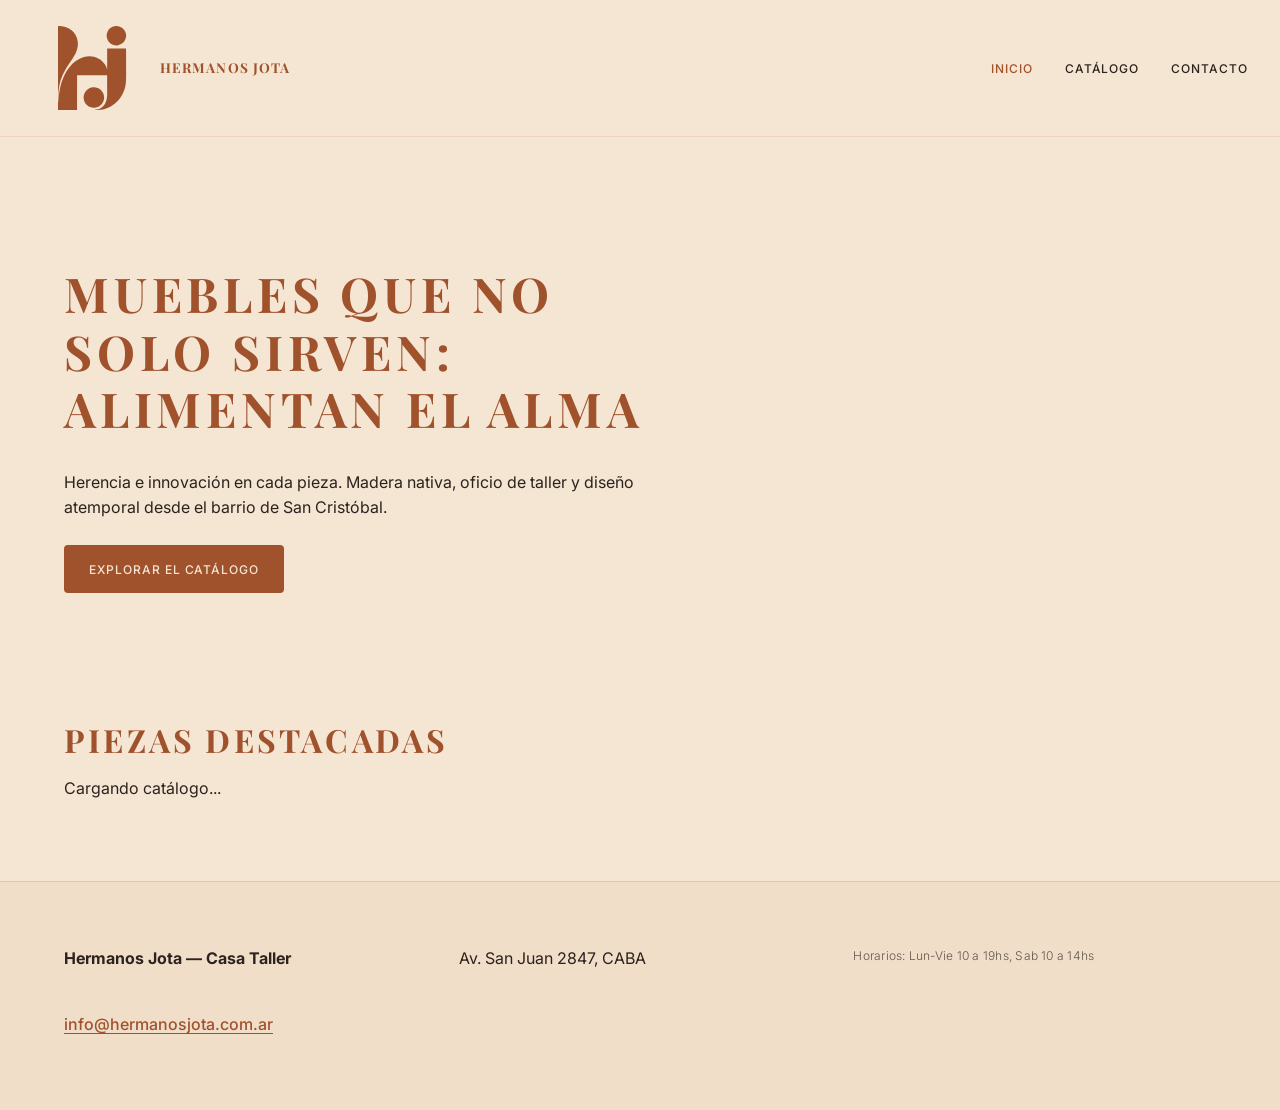
<file: index.html>
<!DOCTYPE html>
<html lang="es">
  <head>
    <meta charset="UTF-8" />
    <meta name="viewport" content="width=device-width, initial-scale=1.0" />
    <title>Hermanos Jota — Muebles de autor</title>
    <meta
      name="description"
      content="Mueblería Hermanos Jota. Artesanía, herencia e innovación. Showroom en Av. San Juan 2847, CABA."
    />
    <link rel="icon" href="logo.svg" />
    <link rel="stylesheet" href="css/style.css" />
  </head>
  <body>
    <header>
      <a href="index.html" aria-label="Hermanos Jota — Inicio">
        <img class="logo" src="logo.svg" alt="" aria-hidden="true" />
        <span>Hermanos Jota</span>
      </a>

      <nav aria-label="Navegación principal">
        <ul>
          <li><a href="index.html" aria-current="page">Inicio</a></li>
          <li><a href="productos.html">Catálogo</a></li>
          <li><a href="contacto.html">Contacto</a></li>
        </ul>
      </nav>
    </header>

    <main>
      <section id="hero" aria-labelledby="titulo-hero">
        <h1 id="titulo-hero">Muebles que no solo sirven: alimentan el alma</h1>
        <p>
          Herencia e innovación en cada pieza. Madera nativa, oficio de taller y
          diseño atemporal desde el barrio de San Cristóbal.
        </p>
        <a class="btn" href="productos.html">Explorar el catálogo</a>
      </section>

      <section id="productos-destacados" aria-labelledby="titulo-destacados">
        <h2 id="titulo-destacados">Piezas destacadas</h2>
        <div id="contenedor-destacados"></div>
      </section>
    </main>

    <footer>
      <p>
        <strong>Hermanos Jota — Casa Taller</strong>
      </p>
      <address>Av. San Juan 2847, CABA</address>
      <p class="caption">
        <span>Horarios:</span>
        Lun-Vie 10 a 19hs, Sab 10 a 14hs
      </p>
      <p>
        <a href="mailto:info@hermanosjota.com.ar">info@hermanosjota.com.ar</a>
      </p>
    </footer>

    <script src="js/app.js" defer></script>
  </body>
</html>
</file>
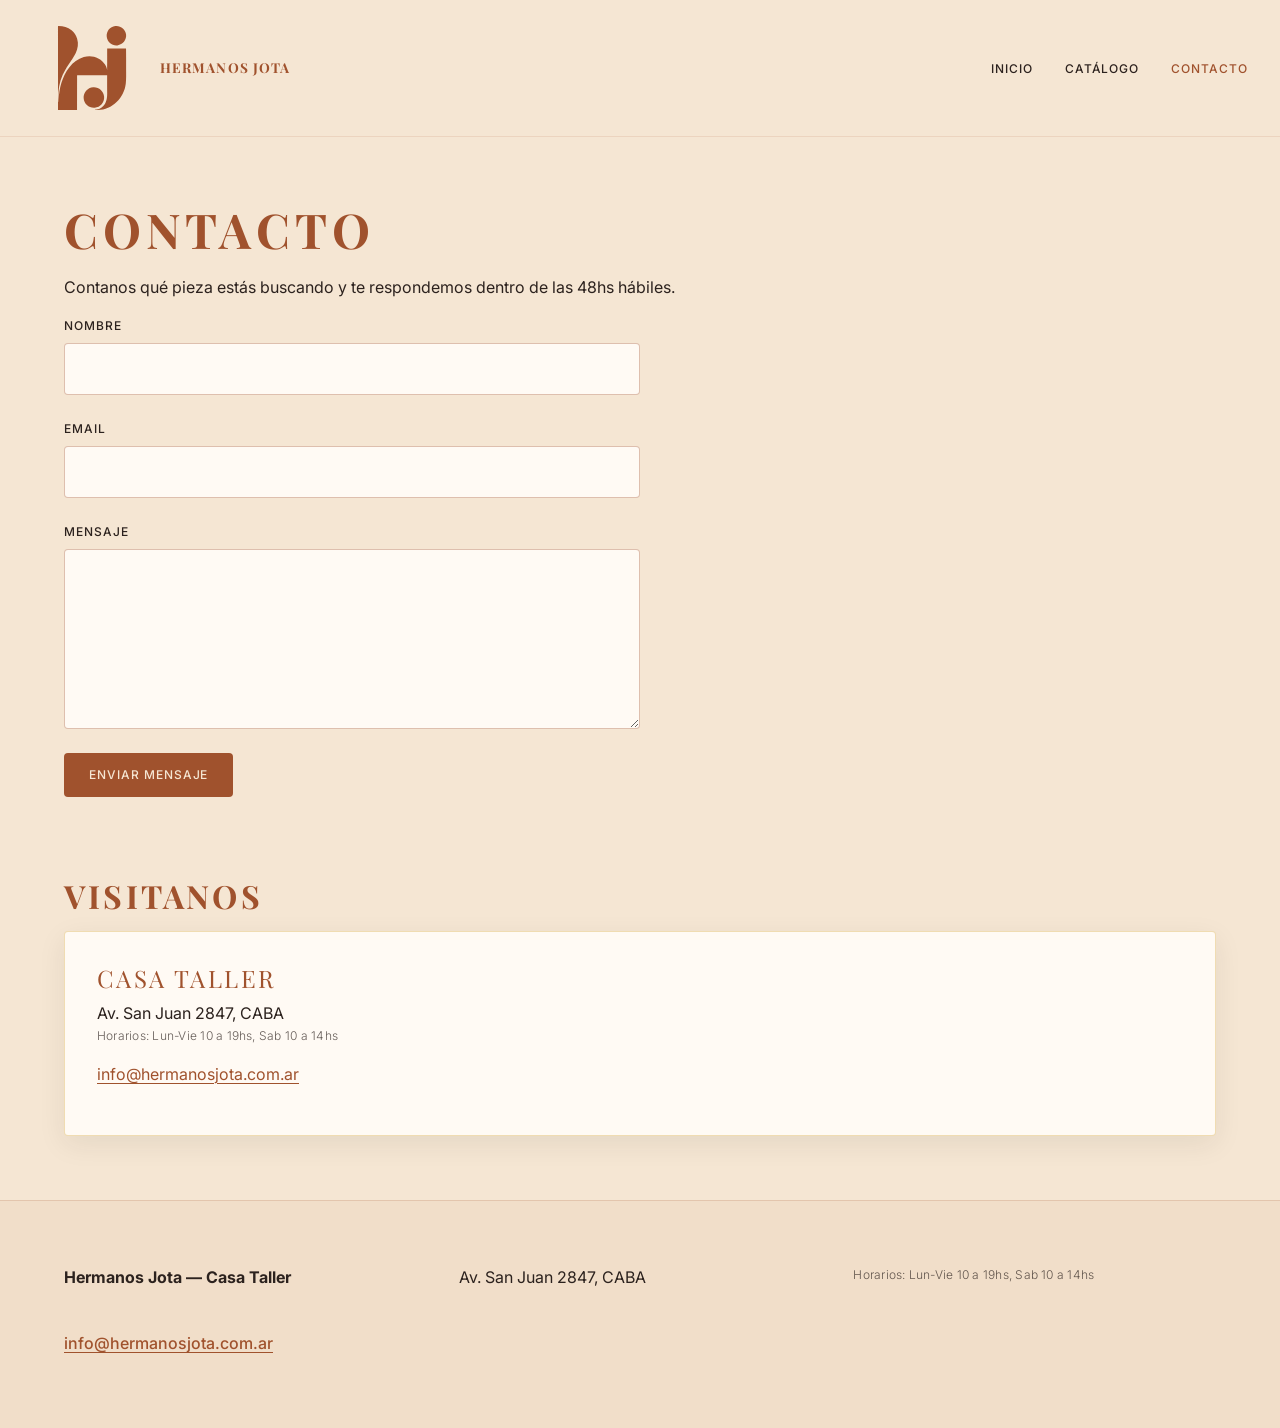
<file: contacto.html>
<!DOCTYPE html>
<html lang="es">
  <head>
    <meta charset="UTF-8" />
    <meta name="viewport" content="width=device-width, initial-scale=1.0" />
    <title>Contacto — Hermanos Jota</title>
    <meta
      name="description"
      content="Escribinos o visitanos en el showroom de Hermanos Jota. Av. San Juan 2847, CABA."
    />
    <link rel="icon" href="logo.svg" />
    <link rel="stylesheet" href="css/style.css" />
  </head>
  <body>
    <header>
      <a href="index.html" aria-label="Hermanos Jota — Inicio">
        <img class="logo" src="logo.svg" alt="" aria-hidden="true" />
        <span>Hermanos Jota</span>
      </a>

      <nav aria-label="Navegación principal">
        <ul>
          <li><a href="index.html">Inicio</a></li>
          <li><a href="productos.html">Catálogo</a></li>
          <li><a href="contacto.html" aria-current="page">Contacto</a></li>
        </ul>
      </nav>
    </header>

    <main>
      <section id="contacto" aria-labelledby="titulo-contacto">
        <h1 id="titulo-contacto">Contacto</h1>
        <p>
          Contanos qué pieza estás buscando y te respondemos dentro de las 48hs
          hábiles.
        </p>

        <form id="form-contacto" novalidate>
          <div class="campo">
            <label for="nombre">Nombre</label>
            <input
              type="text"
              id="nombre"
              name="nombre"
              autocomplete="name"
              required
            />
            <p class="error" id="error-nombre" role="alert"></p>
          </div>

          <div class="campo">
            <label for="email">Email</label>
            <input
              type="email"
              id="email"
              name="email"
              autocomplete="email"
              required
            />
            <p class="error" id="error-email" role="alert"></p>
          </div>

          <div class="campo">
            <label for="mensaje">Mensaje</label>
            <textarea id="mensaje" name="mensaje" rows="6" required></textarea>
            <p class="error" id="error-mensaje" role="alert"></p>
          </div>

          <button type="submit" class="btn">Enviar mensaje</button>
          <p id="form-estado" role="status"></p>
        </form>
      </section>

      <section id="datos-showroom" aria-labelledby="titulo-showroom">
        <h2 id="titulo-showroom">Visitanos</h2>
        <div class="card">
          <h3>Casa Taller</h3>
          <address>Av. San Juan 2847, CABA</address>
          <p class="caption">
            <span>Horarios:</span>
            Lun-Vie 10 a 19hs, Sab 10 a 14hs
          </p>
          <p>
            <a href="mailto:info@hermanosjota.com.ar"
              >info@hermanosjota.com.ar</a
            >
          </p>
        </div>
      </section>
    </main>

    <footer>
      <p>
        <strong>Hermanos Jota — Casa Taller</strong>
      </p>
      <address>Av. San Juan 2847, CABA</address>
      <p class="caption">
        <span>Horarios:</span>
        Lun-Vie 10 a 19hs, Sab 10 a 14hs
      </p>
      <p>
        <a href="mailto:info@hermanosjota.com.ar">info@hermanosjota.com.ar</a>
      </p>
    </footer>

    <script src="js/contacto.js" defer></script>
  </body>
</html>
</file>
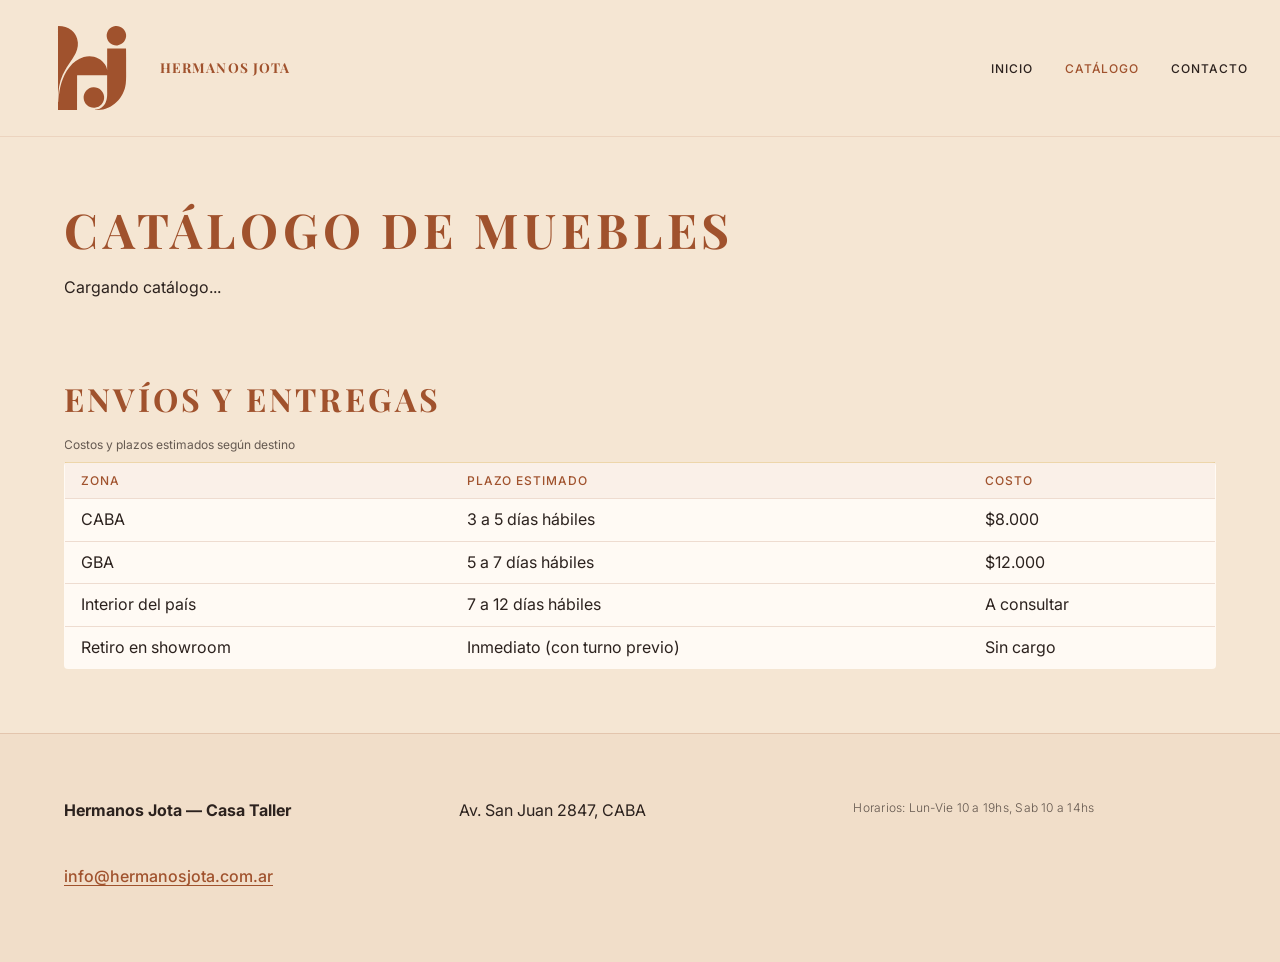
<file: productos.html>
<!DOCTYPE html>
<html lang="es">
  <head>
    <meta charset="UTF-8" />
    <meta name="viewport" content="width=device-width, initial-scale=1.0" />
    <title>Catálogo — Hermanos Jota</title>
    <meta
      name="description"
      content="Catálogo de muebles de autor Hermanos Jota. Mesa, sillones, bibliotecas y más."
    />
    <link rel="icon" href="logo.svg" />
    <link rel="stylesheet" href="css/style.css" />
  </head>
  <body>
    <header>
      <a href="index.html" aria-label="Hermanos Jota — Inicio">
        <img class="logo" src="logo.svg" alt="" aria-hidden="true" />
        <span>Hermanos Jota</span>
      </a>

      <nav aria-label="Navegación principal">
        <ul>
          <li><a href="index.html">Inicio</a></li>
          <li><a href="productos.html" aria-current="page">Catálogo</a></li>
          <li><a href="contacto.html">Contacto</a></li>
        </ul>
      </nav>
    </header>

    <main>
      <section id="catalogo" aria-labelledby="titulo-catalogo">
        <h1 id="titulo-catalogo">Catálogo de muebles</h1>
        <div id="contenedor-destacados"></div>
      </section>

      <section id="envios" aria-labelledby="titulo-envios">
        <h2 id="titulo-envios">Envíos y entregas</h2>
        <div class="tabla-scroll">
          <table>
            <caption>Costos y plazos estimados según destino</caption>
            <thead>
              <tr>
                <th scope="col">Zona</th>
                <th scope="col">Plazo estimado</th>
                <th scope="col">Costo</th>
              </tr>
            </thead>
            <tbody>
              <tr>
                <td>CABA</td>
                <td>3 a 5 días hábiles</td>
                <td>$8.000</td>
              </tr>
              <tr>
                <td>GBA</td>
                <td>5 a 7 días hábiles</td>
                <td>$12.000</td>
              </tr>
              <tr>
                <td>Interior del país</td>
                <td>7 a 12 días hábiles</td>
                <td>A consultar</td>
              </tr>
              <tr>
                <td>Retiro en showroom</td>
                <td>Inmediato (con turno previo)</td>
                <td>Sin cargo</td>
              </tr>
            </tbody>
          </table>
        </div>
      </section>
    </main>

    <footer>
      <p>
        <strong>Hermanos Jota — Casa Taller</strong>
      </p>
      <address>Av. San Juan 2847, CABA</address>
      <p class="caption">
        <span>Horarios:</span>
        Lun-Vie 10 a 19hs, Sab 10 a 14hs
      </p>
      <p>
        <a href="mailto:info@hermanosjota.com.ar">info@hermanosjota.com.ar</a>
      </p>
    </footer>

    <script src="js/app.js" defer></script>
  </body>
</html>
</file>
<file: css/style.css>
/* ==========================================================================
   Hermanos Jota — Sistema de diseño
   Manual de marca 2026 · Mobile first · Custom properties
   ========================================================================== */

@import url("https://fonts.googleapis.com/css2?family=Inter:wght@300;400;500;700&family=Playfair+Display:wght@400;700&display=swap");

/* --------------------------------------------------------------------------
   1. Tokens
   -------------------------------------------------------------------------- */

:root {
  /* Color */
  --color-primary: #a0522d; /* Siena Tostado */
  --color-secondary: #87a96b; /* Verde Salvia */
  --color-bg-main: #f5e6d3; /* Alabastro Cálido */
  --color-accent-gold: #d4a437; /* Vara de Oro */
  --color-accent-rose: #c47a6d; /* Rosa Polvoriento */
  --color-text-main: #2c221e; /* Texto oscuro complementario */
  --color-text-light: #f5e6d3; /* Texto claro */
  --color-surface: #fffaf4; /* Superficie de tarjeta */
  --color-overlay: rgb(245 230 211 / 0.86);

  /* Tipografía */
  --font-primary: "Inter", system-ui, -apple-system, sans-serif;
  --font-heading: "Playfair Display", Georgia, serif;
  --font-size-body: 1rem;
  --font-size-caption: 0.75rem;
  --line-height-body: 1.6;
  --letter-heading: 0.1em;
  --letter-cta: 0.08em;
  --letter-caption: 0.02em;

  /* Espacio y forma */
  --spacing-sm: 0.5rem;
  --spacing-md: 1rem;
  --spacing-lg: 2rem;
  --spacing-xl: 4rem;
  --border-radius: 4px;
  --header-height: 4.5rem;
  --content-max: 72rem;
  --shadow-soft: 0 8px 28px rgb(44 34 30 / 0.08);

  /* Movimiento */
  --ease: 200ms ease;
}

/* --------------------------------------------------------------------------
   2. Reboot global
   -------------------------------------------------------------------------- */

*,
*::before,
*::after {
  box-sizing: border-box;
}

html {
  scroll-behavior: smooth;
}

body {
  margin: 0;
  min-height: 100vh;
  background-color: var(--color-bg-main);
  color: var(--color-text-main);
  font-family: var(--font-primary);
  font-size: var(--font-size-body);
  font-weight: 400;
  line-height: var(--line-height-body);
  -webkit-font-smoothing: antialiased;
  -moz-osx-font-smoothing: grayscale;
  text-rendering: optimizeLegibility;
}

img,
svg {
  max-width: 100%;
  height: auto;
  display: block;
}

a {
  color: var(--color-primary);
  text-decoration-thickness: 1px;
  text-underline-offset: 0.2em;
  transition: color var(--ease);
}

a:hover {
  color: var(--color-secondary);
}

ul {
  margin: 0;
  padding: 0;
  list-style: none;
}

address {
  font-style: normal;
}

/* --------------------------------------------------------------------------
   3. Jerarquía tipográfica
   -------------------------------------------------------------------------- */

h1,
h2,
h3 {
  margin: 0 0 var(--spacing-md);
  color: var(--color-primary);
  font-family: var(--font-heading);
  font-weight: 700;
  text-transform: uppercase;
  letter-spacing: var(--letter-heading);
  line-height: 1.2;
}

h1 {
  font-size: clamp(1.75rem, 4vw, 3rem);
}

h2 {
  font-size: clamp(1.35rem, 3vw, 2rem);
}

h3 {
  font-size: clamp(1.15rem, 2.4vw, 1.5rem);
  font-weight: 400;
}

p {
  margin: 0 0 var(--spacing-md);
  font-family: var(--font-primary);
  font-weight: 400;
  font-size: var(--font-size-body);
  line-height: var(--line-height-body);
}

.caption,
small {
  font-family: var(--font-primary);
  font-weight: 300;
  font-size: var(--font-size-caption);
  letter-spacing: var(--letter-caption);
  color: rgb(44 34 30 / 0.72);
}

/* --------------------------------------------------------------------------
   4. Layout de página
   -------------------------------------------------------------------------- */

body {
  display: flex;
  flex-direction: column;
}

main {
  flex: 1;
  width: min(100% - var(--spacing-lg), var(--content-max));
  margin-inline: auto;
  padding-block: var(--spacing-lg);
}

@media (min-width: 768px) {
  main {
    padding-block: var(--spacing-xl);
  }
}

section + section {
  margin-top: var(--spacing-xl);
}

/* --------------------------------------------------------------------------
   5. Header / Navbar
   -------------------------------------------------------------------------- */

header {
  position: sticky;
  top: 0;
  z-index: 20;
  display: flex;
  flex-wrap: wrap;
  align-items: center;
  justify-content: space-between;
  gap: var(--spacing-md);
  min-height: var(--header-height);
  padding: var(--spacing-sm) var(--spacing-md);
  background-color: var(--color-overlay);
  backdrop-filter: blur(10px);
  border-bottom: 1px solid rgb(160 82 45 / 0.12);
}

header > a {
  display: flex;
  align-items: center;
  gap: var(--spacing-sm);
  color: var(--color-primary);
  text-decoration: none;
  font-family: var(--font-heading);
  font-weight: 700;
  letter-spacing: 0.08em;
  text-transform: uppercase;
  font-size: 0.85rem;
}

header > a:hover {
  color: var(--color-secondary);
}

.logo {
  width: 72px;
  height: auto;
  flex-shrink: 0;
}

@media (min-width: 768px) {
  .logo {
    width: 120px; /* mínimo digital del manual */
  }

  header {
    padding-inline: var(--spacing-lg);
  }
}

nav[aria-label="Navegación principal"] ul {
  display: flex;
  flex-wrap: wrap;
  gap: var(--spacing-sm) var(--spacing-lg);
}

nav[aria-label="Navegación principal"] a {
  color: var(--color-text-main);
  text-decoration: none;
  font-size: 0.75rem;
  font-weight: 500;
  letter-spacing: var(--letter-cta);
  text-transform: uppercase;
}

nav[aria-label="Navegación principal"] a:hover,
nav[aria-label="Navegación principal"] a[aria-current="page"] {
  color: var(--color-primary);
}

/* --------------------------------------------------------------------------
   6. Hero
   -------------------------------------------------------------------------- */

#hero {
  display: flex;
  flex-direction: column;
  align-items: flex-start;
  gap: var(--spacing-md);
  padding: var(--spacing-xl) 0;
  max-width: 40rem;
}

#hero p {
  margin-bottom: 0;
}

#hero .btn {
  margin-top: var(--spacing-sm);
}

/* --------------------------------------------------------------------------
   7. Productos destacados (contenedor listo para JS)
   -------------------------------------------------------------------------- */

#contenedor-destacados {
  display: grid;
  grid-template-columns: 1fr;
  gap: var(--spacing-lg);
}

@media (min-width: 640px) {
  #contenedor-destacados {
    grid-template-columns: repeat(2, 1fr);
  }
}

@media (min-width: 1024px) {
  #contenedor-destacados {
    grid-template-columns: repeat(4, 1fr);
  }
}

/* --------------------------------------------------------------------------
   7.1 Tabla de envíos
   -------------------------------------------------------------------------- */

.tabla-scroll {
  overflow-x: auto;
}

table {
  width: 100%;
  border-collapse: collapse;
  background-color: var(--color-surface);
  border: 1px solid rgb(212 164 55 / 0.35);
  border-radius: var(--border-radius);
  overflow: hidden;
}

caption {
  padding-bottom: var(--spacing-sm);
  text-align: left;
  font-family: var(--font-primary);
  font-size: var(--font-size-caption);
  color: rgb(44 34 30 / 0.72);
}

th,
td {
  padding: var(--spacing-sm) var(--spacing-md);
  text-align: left;
  border-bottom: 1px solid rgb(160 82 45 / 0.18);
}

thead th {
  font-family: var(--font-primary);
  font-size: 0.75rem;
  font-weight: 500;
  letter-spacing: var(--letter-cta);
  text-transform: uppercase;
  color: var(--color-primary);
  background-color: rgb(160 82 45 / 0.06);
}

tbody tr:last-child td {
  border-bottom: none;
}

/* --------------------------------------------------------------------------
   8. Botones y CTAs
   -------------------------------------------------------------------------- */

.btn,
button {
  display: inline-flex;
  align-items: center;
  justify-content: center;
  gap: var(--spacing-sm);
  padding: 0.85rem 1.5rem;
  border-radius: var(--border-radius);
  font-family: var(--font-primary);
  font-size: 0.75rem;
  font-weight: 500;
  letter-spacing: var(--letter-cta);
  text-transform: uppercase;
  text-decoration: none;
  cursor: pointer;
  transition:
    background-color var(--ease),
    color var(--ease),
    border-color var(--ease),
    transform var(--ease);
}

.btn:hover,
button:hover {
  transform: translateY(-1px);
}

/* Principal: Siena Tostado */
.btn,
.btn-primary,
button:not(.btn-secondary):not(.btn-ghost) {
  background-color: var(--color-primary);
  color: var(--color-text-light);
  border: 1px solid transparent;
}

.btn:hover,
.btn-primary:hover,
button:not(.btn-secondary):not(.btn-ghost):hover {
  background-color: #8a4526;
  color: var(--color-text-light);
}

/* Secundario: trazo */
.btn-secondary {
  background-color: transparent;
  border: 1px solid var(--color-primary);
  color: var(--color-primary);
}

.btn-secondary:hover {
  background-color: var(--color-primary);
  color: var(--color-text-light);
}

/* --------------------------------------------------------------------------
   9. Tarjetas
   -------------------------------------------------------------------------- */

.card {
  background-color: var(--color-surface);
  border: 1px solid rgb(212 164 55 / 0.35);
  border-radius: var(--border-radius);
  padding: var(--spacing-lg);
  box-shadow: var(--shadow-soft);
}

.card h3 {
  margin-bottom: var(--spacing-sm);
}

/* --------------------------------------------------------------------------
   10. Badge de sustentabilidad
   -------------------------------------------------------------------------- */

.badge-sustainability {
  display: inline-flex;
  align-items: center;
  gap: var(--spacing-sm);
  padding: 0.35rem 0.75rem;
  border-radius: var(--border-radius);
  background-color: var(--color-secondary);
  color: var(--color-text-light);
  font-family: var(--font-primary);
  font-size: var(--font-size-caption);
  font-weight: 500;
  letter-spacing: var(--letter-cta);
  text-transform: uppercase;
}

/* --------------------------------------------------------------------------
   11. Variantes invertidas
   -------------------------------------------------------------------------- */

.theme-dark,
.card-inverted {
  background-color: var(--color-primary);
  color: var(--color-bg-main);
}

.theme-dark h1,
.theme-dark h2,
.theme-dark h3,
.card-inverted h1,
.card-inverted h2,
.card-inverted h3 {
  color: var(--color-bg-main);
}

.theme-dark a,
.card-inverted a {
  color: var(--color-accent-gold);
}

.theme-dark .caption,
.theme-dark small,
.card-inverted .caption,
.card-inverted small {
  color: rgb(245 230 211 / 0.78);
}

.theme-dark .btn,
.card-inverted .btn {
  background-color: var(--color-bg-main);
  color: var(--color-primary);
}

.theme-dark .btn-secondary,
.card-inverted .btn-secondary {
  background-color: transparent;
  border-color: var(--color-bg-main);
  color: var(--color-bg-main);
}

/* --------------------------------------------------------------------------
   12. Footer
   -------------------------------------------------------------------------- */

footer {
  margin-top: auto;
  padding: var(--spacing-lg);
  border-top: 1px solid rgb(160 82 45 / 0.18);
  background-color: rgb(160 82 45 / 0.06);
}

footer p,
footer address {
  margin: 0 0 var(--spacing-sm);
}

footer a {
  font-weight: 500;
}

@media (min-width: 768px) {
  footer {
    display: grid;
    grid-template-columns: repeat(3, 1fr);
    gap: var(--spacing-lg);
    padding: var(--spacing-xl);
    align-items: start;
  }
}

/* --------------------------------------------------------------------------
   13. Formulario
   -------------------------------------------------------------------------- */

form {
  display: grid;
  gap: var(--spacing-md);
  max-width: 36rem;
}

.campo {
  display: grid;
  gap: var(--spacing-sm);
}

label {
  font-family: var(--font-primary);
  font-size: 0.75rem;
  font-weight: 500;
  letter-spacing: var(--letter-cta);
  text-transform: uppercase;
}

input,
textarea {
  width: 100%;
  padding: 0.75rem;
  border: 1px solid rgb(160 82 45 / 0.35);
  border-radius: var(--border-radius);
  background-color: var(--color-surface);
  color: var(--color-text-main);
  font-family: var(--font-primary);
  font-size: var(--font-size-body);
  line-height: var(--line-height-body);
  transition:
    border-color var(--ease),
    box-shadow var(--ease);
}

textarea {
  resize: vertical;
}

input:focus-visible,
textarea:focus-visible,
a:focus-visible,
button:focus-visible,
.btn:focus-visible {
  outline: 2px solid var(--color-primary);
  outline-offset: 2px;
}

input[aria-invalid="true"],
textarea[aria-invalid="true"] {
  border-color: var(--color-accent-rose);
}

.error {
  margin: 0;
  min-height: 1rem;
  color: var(--color-accent-rose);
  font-size: var(--font-size-caption);
  line-height: 1.3;
}

.error:empty {
  min-height: 0;
}

#form-estado {
  margin: 0;
  color: var(--color-secondary);
  font-weight: 500;
}

form .btn {
  justify-self: start;
}
</file>
